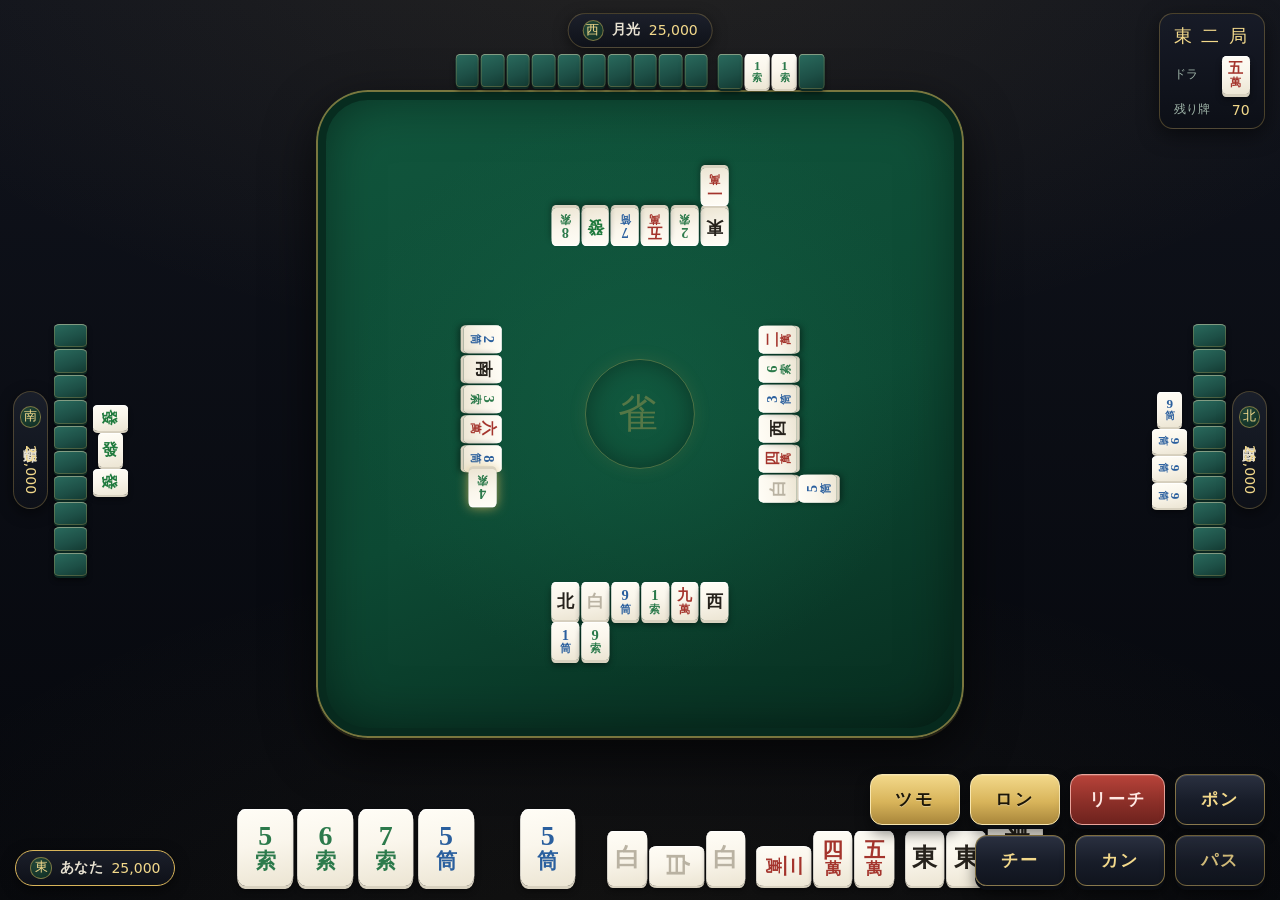
<file: table_ui_demo.html>
<!DOCTYPE html>
<html lang="ja">
<head>
<meta charset="UTF-8">
<meta name="viewport" content="width=device-width, initial-scale=1.0, viewport-fit=cover">
<title>雀 -JAN- 対局画面UIデモ</title>
<style>
/* ============================================================
   雀卓UIデモ「夜の和風カジノ」
   ------------------------------------------------------------
   ● このファイルは「見た目だけ」のデモです（麻雀ロジックなし）
   ● 色やサイズは下の :root の変数を書き換えるだけで一括変更できます
   ● 牌のデータは <script> 内の DEMO_DATA を書き換えると表示が変わります
   ============================================================ */

/* ---------- ① デザイン変数（ここを触ると全体の色が変わる） ---------- */
:root {
  /* 背景まわり */
  --bg-top:      #10131c;   /* 画面上部の背景色 */
  --bg-bottom:   #05070c;   /* 画面下部の背景色 */

  /* 金色（高級感の要）。少し落ち着いたシャンパンゴールド */
  --gold:        #d8b45a;
  --gold-bright: #f3d98b;
  --gold-dim:    rgba(216, 180, 90, 0.35);

  /* 雀卓の緑 */
  --felt:        #0d4a34;   /* 卓の基本色 */
  --felt-light:  #14634682; /* 卓の中央のハイライト */
  --felt-edge:   #072b1e;   /* 卓のフチの暗い緑 */

  /* 牌 */
  --tile-face:   #faf6ec;   /* 牌の表面（象牙色） */
  --tile-side:   #d9d2c0;   /* 牌の側面 */
  --tile-back:   #1d4f46;   /* 相手の牌の背面色 */

  /* 牌の文字色 */
  --ink-man:     #a4342c;   /* 萬子（赤茶） */
  --ink-pin:     #2a5f9e;   /* 筒子（藍） */
  --ink-sou:     #2c7a4b;   /* 索子（緑） */
  --ink-honor:   #26221c;   /* 字牌（墨色） */
  --ink-chun:    #c03028;   /* 中（赤） */
  --ink-hatsu:   #1f7a3d;   /* 發（緑） */

  /* 手牌の牌サイズ（スマホでも崩れないよう clamp で可変） */
  --hand-tile-w: clamp(34px, 6.2vmin, 56px);
  --hand-tile-h: calc(var(--hand-tile-w) * 1.38);

  /* 捨て牌の牌サイズ（小さめ） */
  --disc-tile-w: clamp(17px, 3.1vmin, 30px);
  --disc-tile-h: calc(var(--disc-tile-w) * 1.36);

  /* 相手の伏せ牌サイズ */
  --back-tile-w: clamp(14px, 2.6vmin, 26px);
  --back-tile-h: calc(var(--back-tile-w) * 1.4);
}

/* ---------- ② 全体レイアウト ---------- */
* { margin: 0; padding: 0; box-sizing: border-box; }

html, body {
  width: 100%;
  height: 100%;
  overflow: hidden;              /* ゲーム画面なのでスクロールさせない */
  font-family: "Hiragino Kaku Gothic ProN", "Yu Gothic", system-ui, sans-serif;
  color: #e8e2d2;
  background:
    /* 上品な金のヴィネット（四隅がほんのり金色に光る） */
    radial-gradient(120% 90% at 50% -10%, rgba(216,180,90,0.10), transparent 55%),
    radial-gradient(120% 90% at 50% 110%, rgba(216,180,90,0.07), transparent 55%),
    linear-gradient(180deg, var(--bg-top), var(--bg-bottom));
  user-select: none;
  -webkit-user-select: none;
}

/* ゲーム全体を包むコンテナ（この中に絶対配置で各パーツを置く） */
.game {
  position: relative;
  width: 100%;
  height: 100%;
  /* iPhoneのノッチ・ホームバーを避ける余白 */
  padding: env(safe-area-inset-top) env(safe-area-inset-right)
           env(safe-area-inset-bottom) env(safe-area-inset-left);
}

/* ============================================================
   ③ 雀卓（画面中央）
   ============================================================ */
.table-wrap {
  position: absolute;
  left: 50%;
  top: 46%;                          /* 手牌ぶん少し上に寄せる */
  transform: translate(-50%, -50%);
  /* 正方形に近い卓。縦横どちらにも収まるよう vmin ベース */
  width: min(72vmin, 86vw);
  height: min(72vmin, 86vw);
}

/* 卓の本体。多層の影＋グラデーションで立体感を出す */
.table {
  position: absolute;
  inset: 0;
  border-radius: 8%;
  background:
    /* 中央がふわっと明るいフェルト */
    radial-gradient(60% 60% at 50% 46%, var(--felt-light), transparent 75%),
    linear-gradient(160deg, #11563d, var(--felt) 55%, var(--felt-edge));
  box-shadow:
    inset 0 0 0 2px rgba(216,180,90,0.55),        /* 内側の金ライン */
    inset 0 0 0 10px rgba(7, 43, 30, 0.9),        /* 金ラインの外の木枠風 */
    inset 0 0 60px rgba(0,0,0,0.55),              /* フェルトの落ち込み */
    0 18px 50px rgba(0,0,0,0.65),                 /* 卓自体の影（浮遊感） */
    0 2px 0 rgba(216,180,90,0.25);                /* フチの金の反射 */
}

/* 卓の中央エンブレム（雀の文字＋金の輪） */
.table-emblem {
  position: absolute;
  left: 50%; top: 50%;
  transform: translate(-50%, -50%);
  width: 17%;
  aspect-ratio: 1;
  border-radius: 50%;
  display: grid;
  place-items: center;
  font-family: "Hiragino Mincho ProN", "Yu Mincho", serif;
  font-size: clamp(18px, 4.4vmin, 42px);
  color: var(--gold-dim);
  border: 1px solid rgba(216,180,90,0.30);
  box-shadow: inset 0 0 24px rgba(0,0,0,0.35), 0 0 18px rgba(216,180,90,0.10);
  letter-spacing: 0.1em;
  pointer-events: none;
}

/* ---------- 捨て牌ゾーン（卓の中に4方向） ---------- */
/* 6枚 × 3段 のグリッド。各プレイヤーの捨て牌が並ぶ */
.discards {
  position: absolute;
  display: grid;
  grid-template-columns: repeat(6, var(--disc-tile-w));
  gap: 2px;
  justify-content: center;
}
.discards.bottom { left: 50%; bottom: 12%; transform: translateX(-50%); }
.discards.top    { left: 50%; top: 12%;    transform: translateX(-50%) rotate(180deg); }
.discards.left   { left: 12%; top: 50%;    transform: translate(-0%, -50%) rotate(90deg);  transform-origin: center; }
.discards.right  { right: 12%; top: 50%;   transform: translate(0%, -50%) rotate(-90deg); transform-origin: center; }

/* ============================================================
   ④ 牌の見た目（本物っぽさの核心部分）
   ============================================================ */
/* 牌1枚の共通スタイル。上面（象牙）＋側面（下の厚み）＋影 */
.tile {
  position: relative;
  width: var(--disc-tile-w);
  height: var(--disc-tile-h);
  border-radius: 14%;
  background: linear-gradient(170deg, #fffdf6 0%, var(--tile-face) 45%, #ece5d3 100%);
  /* 下側に牌の「厚み」と接地影を重ねる */
  box-shadow:
    inset 0 1px 1px rgba(255,255,255,0.9),        /* 上面のハイライト */
    0 3px 0 var(--tile-side),                      /* 牌の厚み */
    0 5px 6px rgba(0,0,0,0.45);                    /* 接地影 */
  display: grid;
  place-items: center;
  font-family: "Hiragino Mincho ProN", "Yu Mincho", serif;
  font-weight: 700;
  line-height: 1;
}

/* 牌の中の文字（数字＋種類を縦に重ねる）
   t-inner は文字をまとめる箱。横向き牌のときはこの箱ごと回転させる */
.tile .t-inner {
  display: flex;
  flex-direction: column;
  align-items: center;
  justify-content: center;
}
.tile .t-num  { font-size: calc(var(--disc-tile-w) * 0.52); }
.tile .t-suit { font-size: calc(var(--disc-tile-w) * 0.40); margin-top: 1px; }

/* 種類ごとの文字色 */
.tile.man   { color: var(--ink-man); }
.tile.pin   { color: var(--ink-pin); }
.tile.sou   { color: var(--ink-sou); }
.tile.wind  { color: var(--ink-honor); }
.tile.haku  { color: #b9b2a2; }      /* 白：うっすら枠だけ見せる */
.tile.hatsu { color: var(--ink-hatsu); }
.tile.chun  { color: var(--ink-chun); }

/* 字牌は1文字を大きく */
.tile.wind .t-num, .tile.haku .t-num, .tile.hatsu .t-num, .tile.chun .t-num {
  font-size: calc(var(--disc-tile-w) * 0.62);
}

/* リーチ宣言牌（横向きの捨て牌）。金の光をまとわせる */
.tile.riichi-tile {
  transform: rotate(90deg);
  box-shadow:
    inset 0 1px 1px rgba(255,255,255,0.9),
    0 3px 0 var(--tile-side),
    0 0 12px rgba(216,180,90,0.8);
}

/* ---------- 自分の手牌用（大きい牌） ---------- */
.hand .tile {
  width: var(--hand-tile-w);
  height: var(--hand-tile-h);
  cursor: pointer;
  transition: transform 0.14s ease, box-shadow 0.14s ease;
}
.hand .tile .t-num  { font-size: calc(var(--hand-tile-w) * 0.50); }
.hand .tile .t-suit { font-size: calc(var(--hand-tile-w) * 0.38); }
.hand .tile.wind .t-num, .hand .tile.haku .t-num,
.hand .tile.hatsu .t-num, .hand .tile.chun .t-num {
  font-size: calc(var(--hand-tile-w) * 0.60);
}

/* 手牌にマウスを乗せると少し浮く（タップ可能感） */
.hand .tile:hover { transform: translateY(-8px); }

/* 選択中の牌：大きく浮き上がり＋金の強い発光＋点滅する▼マーカー
   （ひと目で「今この牌を選んでいる」と分かる見た目にする） */
.hand .tile.selected {
  transform: translateY(-20px) scale(1.12);   /* 大きく浮かせて少し拡大 */
  z-index: 2;                                  /* 隣の牌より手前に */
  background: linear-gradient(170deg, #fffef9 0%, #fdf8e8 45%, #f3ecd6 100%);  /* 表面も明るく */
  box-shadow:
    inset 0 1px 1px rgba(255,255,255,0.9),
    0 3px 0 var(--tile-side),
    0 0 0 3px var(--gold-bright),              /* 太い金縁 */
    0 0 22px rgba(243,217,139,0.95),           /* 強い金の光 */
    0 14px 18px rgba(0,0,0,0.5);               /* 浮いたぶんの落ち影 */
  animation: selectedPulse 1.1s ease-in-out infinite;
}

/* 選択牌の光がゆっくり脈打つ */
@keyframes selectedPulse {
  0%, 100% { box-shadow:
    inset 0 1px 1px rgba(255,255,255,0.9),
    0 3px 0 var(--tile-side),
    0 0 0 3px var(--gold-bright),
    0 0 14px rgba(243,217,139,0.6),
    0 14px 18px rgba(0,0,0,0.5); }
  50% { box-shadow:
    inset 0 1px 1px rgba(255,255,255,0.9),
    0 3px 0 var(--tile-side),
    0 0 0 3px var(--gold-bright),
    0 0 30px rgba(243,217,139,1),
    0 14px 18px rgba(0,0,0,0.5); }
}

/* 選択牌の真上に出る「▼」マーカー（ぴょこぴょこ跳ねる） */
.hand .tile.selected::after {
  content: '▼';
  position: absolute;
  left: 50%;
  top: calc(-0.9em - 6px);
  transform: translateX(-50%);
  font-size: calc(var(--hand-tile-w) * 0.42);
  color: var(--gold-bright);
  text-shadow: 0 0 8px rgba(243,217,139,0.9), 0 2px 4px rgba(0,0,0,0.6);
  animation: markerBounce 0.7s ease-in-out infinite;
  pointer-events: none;
}
@keyframes markerBounce {
  0%, 100% { transform: translateX(-50%) translateY(0); }
  50%      { transform: translateX(-50%) translateY(-5px); }
}

/* ---------- 相手の伏せ牌（背面） ---------- */
.tile-back {
  width: var(--back-tile-w);
  height: var(--back-tile-h);
  border-radius: 16%;
  background:
    linear-gradient(160deg, #2a6b5e, var(--tile-back) 60%, #123830);
  box-shadow:
    inset 0 1px 0 rgba(255,255,255,0.25),
    inset 0 0 0 1px rgba(216,180,90,0.28),   /* 背面の金の縁取り */
    0 2px 0 #0c2822,
    0 4px 5px rgba(0,0,0,0.5);
}

/* ============================================================
   ⑤ プレイヤー表示（4人ぶん）
   ============================================================ */
/* 名前と点数のプレート（共通） */
.nameplate {
  display: flex;
  align-items: center;
  gap: 8px;
  padding: 6px 14px;
  border-radius: 999px;
  background: linear-gradient(180deg, rgba(28,32,44,0.92), rgba(14,17,25,0.92));
  border: 1px solid rgba(216,180,90,0.28);
  box-shadow: 0 4px 14px rgba(0,0,0,0.5);
  font-size: clamp(11px, 1.9vmin, 14px);
  white-space: nowrap;
}
.nameplate .wind-badge {
  display: grid;
  place-items: center;
  width: 1.7em; height: 1.7em;
  border-radius: 50%;
  background: radial-gradient(circle at 35% 30%, #23483a, #0d2b21);
  border: 1px solid rgba(216,180,90,0.5);
  font-family: "Hiragino Mincho ProN", serif;
  color: var(--gold-bright);
  font-size: 0.9em;
}
.nameplate .p-name  { font-weight: 700; letter-spacing: 0.04em; }
.nameplate .p-score { color: var(--gold-bright); font-variant-numeric: tabular-nums; }

/* ▼手番中プレイヤーのプレートは金色に呼吸するように光る */
.nameplate.active {
  border-color: var(--gold);
  animation: turnGlow 1.8s ease-in-out infinite;
}
@keyframes turnGlow {
  0%, 100% { box-shadow: 0 4px 14px rgba(0,0,0,0.5), 0 0 10px rgba(216,180,90,0.35); }
  50%      { box-shadow: 0 4px 14px rgba(0,0,0,0.5), 0 0 26px rgba(216,180,90,0.85); }
}

/* --- 対面（上） --- */
.seat-top {
  position: absolute;
  top: 1.4%;
  left: 50%;
  transform: translateX(-50%);
  display: flex;
  flex-direction: column;
  align-items: center;
  gap: 6px;
  z-index: 3;
}
.seat-top .backs { display: flex; gap: 2px; }

/* --- 左プレイヤー --- */
.seat-left {
  position: absolute;
  left: 1%;
  top: 50%;
  transform: translateY(-50%);
  display: flex;
  align-items: center;
  gap: 6px;
  z-index: 3;
}
.seat-left .backs {
  display: flex;
  flex-direction: column;
  gap: 2px;
}
/* 縦持ちの牌に見えるよう横長にする */
.seat-left .tile-back, .seat-right .tile-back {
  width: var(--back-tile-h);
  height: var(--back-tile-w);
}
.seat-left .nameplate {
  writing-mode: vertical-rl;      /* 名前プレートを縦書きに */
  padding: 14px 6px;
}
.seat-left .nameplate .wind-badge { writing-mode: horizontal-tb; }

/* --- 右プレイヤー --- */
.seat-right {
  position: absolute;
  right: 1%;
  top: 50%;
  transform: translateY(-50%);
  display: flex;
  flex-direction: row-reverse;
  align-items: center;
  gap: 6px;
  z-index: 3;
}
.seat-right .backs { display: flex; flex-direction: column; gap: 2px; }
.seat-right .nameplate {
  writing-mode: vertical-rl;
  padding: 14px 6px;
}
.seat-right .nameplate .wind-badge { writing-mode: horizontal-tb; }

/* ============================================================
   ⑥ 自分の手牌（画面下）
   ============================================================ */
.my-area {
  position: absolute;
  left: 50%;
  bottom: calc(1.6% + env(safe-area-inset-bottom));
  transform: translateX(-50%);
  display: flex;
  align-items: flex-end;
  gap: clamp(6px, 1.6vmin, 14px);
  z-index: 5;
}
.hand { display: flex; gap: clamp(2px, 0.5vmin, 5px); }

/* ツモってきた牌は1枚だけ右に離して置く（麻雀の慣習） */
.drawn-gap { width: clamp(8px, 2vmin, 18px); }

/* ============================================================
   ⑥b 副露（フーロ）エリア＝鳴いた牌の表示
   ------------------------------------------------------------
   ● --tw / --th … 副露牌1枚の幅と高さ。エリアごとに変えられる
   ● .lying      … 横向きに寝かせた牌（＝鳴いて取得した牌）
   ● .facedown   … 伏せ牌（暗槓の両端で使用）
   ● .kakan-slot … 加槓用。横向き牌を2枚重ねるスロット
   ============================================================ */

/* --- 副露エリアの共通設定 --- */
.melds {
  display: flex;
  align-items: flex-end;
}

/* 自分の副露（手牌の右側・手牌よりひとまわり小さい） */
.melds.me {
  --tw: clamp(24px, 4.4vmin, 42px);
  --th: calc(var(--tw) * 1.38);
  gap: clamp(6px, 1.2vmin, 12px);
  margin-left: clamp(8px, 2vmin, 20px);
}

/* 対面の副露（伏せ牌の横・小さめ） */
.melds.opp-top {
  --tw: clamp(15px, 2.8vmin, 26px);
  --th: calc(var(--tw) * 1.38);
  gap: 6px;
}

/* 左右プレイヤーの副露（縦積み・小さめ） */
.melds.opp-side {
  --tw: clamp(15px, 2.8vmin, 26px);
  --th: calc(var(--tw) * 1.38);
  flex-direction: column;
  align-items: center;
  gap: 8px;
}

/* 対面の「伏せ牌＋副露」を横に並べるための行 */
.seat-top .top-hand-row {
  display: flex;
  align-items: flex-start;
  gap: 10px;
}

/* --- 副露1セット（ポン・チーなど） --- */
.meld {
  display: flex;
  align-items: flex-end;
  gap: 2px;
}
/* 縦向きの副露（左右プレイヤー用）。牌を縦に積む */
.meld.v {
  flex-direction: column;
  align-items: center;
}

/* --- 副露エリア内の牌サイズ --- */
.melds .tile {
  width: var(--tw);
  height: var(--th);
  cursor: default;
  /* 手牌より小さいので厚み・影も控えめにする */
  box-shadow:
    inset 0 1px 1px rgba(255,255,255,0.9),
    0 2px 0 var(--tile-side),
    0 4px 5px rgba(0,0,0,0.45);
}
.melds .t-num  { font-size: calc(var(--tw) * 0.52); }
.melds .t-suit { font-size: calc(var(--tw) * 0.40); }
.melds .tile.wind .t-num, .melds .tile.haku .t-num,
.melds .tile.hatsu .t-num, .melds .tile.chun .t-num {
  font-size: calc(var(--tw) * 0.62);
}

/* --- 横向きの牌（＝鳴いて取得した牌） ---
   幅と高さを入れ替えた「寝ている牌」を作り、
   中の文字だけ90度回転させる（レイアウトが崩れない方式） */
.melds .tile.lying {
  width: var(--th);
  height: var(--tw);
}
.melds .tile.lying .t-inner {
  position: absolute;
  left: 50%;
  top: 50%;
  width: var(--tw);
  height: var(--th);
  transform: translate(-50%, -50%) rotate(90deg);
}

/* --- 伏せ牌（暗槓の両端） --- */
.melds .tile.facedown {
  background: linear-gradient(160deg, #2a6b5e, var(--tile-back) 60%, #123830);
  box-shadow:
    inset 0 1px 0 rgba(255,255,255,0.25),
    inset 0 0 0 1px rgba(216,180,90,0.28),
    0 2px 0 #0c2822,
    0 4px 5px rgba(0,0,0,0.5);
}
.melds .tile.facedown .t-inner { display: none; }   /* 伏せ牌は文字を見せない */

/* --- 加槓スロット（横向き牌を2枚上下に重ねる） ---
   下＝ポンで鳴いた牌／上＝あとから加えた4枚目
   上の牌を少し浮かせて「積んだ」感を出す */
.kakan-slot {
  position: relative;
  width: var(--th);              /* 横向き牌の幅ぶん確保 */
  height: var(--th);
}
.kakan-slot .tile.lying {
  position: absolute;
  left: 50%;
  transform: translateX(-50%);
}
.kakan-slot .tile.lying:first-child { bottom: 0; }
.kakan-slot .tile.lying:last-child  {
  bottom: calc(var(--tw) * 0.78);   /* 少し重ねて上にずらす */
  z-index: 1;
}

/* 縦向きの副露で加槓が出た場合（左右プレイヤー用）：
   縦積みの列に対して、立てた牌を2枚左右に重ねる */
.meld.v .kakan-slot {
  width: calc(var(--tw) * 1.75);
  height: var(--th);
}
.meld.v .kakan-slot .tile {
  position: absolute;
  top: 50%;
  transform: translateY(-50%);
}
.meld.v .kakan-slot .tile:first-child { left: 0; }
.meld.v .kakan-slot .tile:last-child  { left: calc(var(--tw) * 0.75); z-index: 1; }

/* ============================================================
   ⑦ HUD（画面の四隅の情報）
   ============================================================ */
/* --- 右上：局情報・ドラ・残り牌数 --- */
.hud-info {
  position: absolute;
  top: calc(1.4% + env(safe-area-inset-top));
  right: calc(1.2% + env(safe-area-inset-right));
  display: flex;
  flex-direction: column;
  gap: 8px;
  padding: 10px 14px;
  border-radius: 14px;
  background: linear-gradient(180deg, rgba(24,28,40,0.92), rgba(12,15,22,0.92));
  border: 1px solid rgba(216,180,90,0.30);
  box-shadow: 0 6px 20px rgba(0,0,0,0.5);
  z-index: 6;
  font-size: clamp(11px, 1.9vmin, 14px);
}
.hud-info .round {
  font-family: "Hiragino Mincho ProN", serif;
  font-size: 1.25em;
  color: var(--gold-bright);
  letter-spacing: 0.15em;
  text-align: center;
}
.hud-info .row {
  display: flex;
  align-items: center;
  gap: 8px;
  justify-content: space-between;
}
.hud-info .label { color: #9fb4a8; font-size: 0.85em; }
.hud-info .dora-tiles { display: flex; gap: 3px; }
.hud-info .wall-count { color: var(--gold-bright); font-variant-numeric: tabular-nums; }

/* --- 左下：自分の情報 --- */
.hud-me {
  position: absolute;
  left: calc(1.2% + env(safe-area-inset-left));
  bottom: calc(1.6% + env(safe-area-inset-bottom));
  z-index: 6;
}

/* ============================================================
   ⑧ 操作ボタン（右下）
   ============================================================ */
.actions {
  position: absolute;
  right: calc(1.2% + env(safe-area-inset-right));
  bottom: calc(1.6% + env(safe-area-inset-bottom));
  display: flex;
  flex-wrap: wrap;               /* 画面が狭いときは自動で2段に折り返す */
  justify-content: flex-end;
  gap: clamp(6px, 1.2vmin, 10px);
  max-width: min(46vw, 420px);
  z-index: 7;
}

/* ボタン共通。押せる感を最優先（立体・ハイライト・押し込み） */
.btn {
  min-width: clamp(58px, 10vmin, 92px);
  padding: clamp(8px, 1.6vmin, 13px) clamp(10px, 2vmin, 18px);
  border: 1px solid rgba(216,180,90,0.55);
  border-radius: 12px;
  font-family: inherit;
  font-size: clamp(13px, 2.2vmin, 17px);
  font-weight: 800;
  letter-spacing: 0.12em;
  color: var(--gold-bright);
  background: linear-gradient(180deg, #2a3040, #171c28 55%, #10141d);
  box-shadow:
    inset 0 1px 0 rgba(255,255,255,0.14),   /* 上面ハイライト */
    0 4px 0 #090c12,                          /* ボタンの厚み */
    0 8px 14px rgba(0,0,0,0.5);
  cursor: pointer;
  transition: transform 0.1s ease, box-shadow 0.15s ease, filter 0.15s ease;
}

/* ホバーで金色に光る */
.btn:hover {
  filter: brightness(1.15);
  box-shadow:
    inset 0 1px 0 rgba(255,255,255,0.2),
    0 4px 0 #090c12,
    0 0 18px rgba(216,180,90,0.55),
    0 8px 14px rgba(0,0,0,0.5);
}

/* 押した瞬間は沈み込む */
.btn:active {
  transform: translateY(3px);
  box-shadow:
    inset 0 1px 0 rgba(255,255,255,0.1),
    0 1px 0 #090c12,
    0 3px 8px rgba(0,0,0,0.5);
}

/* アガリ系（ツモ・ロン）は金色で最重要感を出す */
.btn.primary {
  color: #1c1608;
  background: linear-gradient(180deg, var(--gold-bright), var(--gold) 55%, #a8863b);
  border-color: #f7e6b0;
  text-shadow: 0 1px 0 rgba(255,255,255,0.35);
}
.btn.primary:hover {
  box-shadow:
    inset 0 1px 0 rgba(255,255,255,0.4),
    0 4px 0 #6d5a26,
    0 0 26px rgba(243,217,139,0.8),
    0 8px 14px rgba(0,0,0,0.5);
}
.btn.primary:active { transform: translateY(3px); }

/* リーチは赤系の差し色（和風カジノの緋色） */
.btn.riichi {
  color: #ffe9e4;
  background: linear-gradient(180deg, #b8433a, #8c2f28 55%, #6d221d);
  border-color: #e9a49b;
}

/* パスは控えめに */
.btn.pass { opacity: 0.85; }

/* ============================================================
   ⑨ トースト（ボタンを押したときの演出。デモ用）
   ============================================================ */
.toast {
  position: absolute;
  left: 50%;
  top: 38%;
  transform: translate(-50%, -50%) scale(0.8);
  padding: 14px 42px;
  border-radius: 14px;
  font-family: "Hiragino Mincho ProN", serif;
  font-size: clamp(26px, 6vmin, 52px);
  font-weight: 800;
  letter-spacing: 0.25em;
  color: var(--gold-bright);
  background: rgba(10, 12, 18, 0.88);
  border: 1px solid var(--gold);
  box-shadow: 0 0 40px rgba(216,180,90,0.5), 0 10px 40px rgba(0,0,0,0.7);
  opacity: 0;
  pointer-events: none;
  z-index: 20;
  transition: opacity 0.18s ease, transform 0.18s ease;
}
.toast.show {
  opacity: 1;
  transform: translate(-50%, -50%) scale(1);
}

/* ============================================================
   ⑩ レスポンシブ調整（スマホ縦持ちなど）
   ============================================================ */
@media (max-width: 640px) {
  /* 卓を少し上に・小さめにして手牌とボタンの場所を確保 */
  .table-wrap { top: 42%; width: min(66vmin, 94vw); height: min(66vmin, 94vw); }

  /* 左右プレイヤーの伏せ牌は減らして名前だけ目立たせる */
  .seat-left .backs .tile-back:nth-child(n+8),
  .seat-right .backs .tile-back:nth-child(n+8) { display: none; }

  /* 操作ボタンは画面幅いっぱい使って折り返す */
  .actions { max-width: 60vw; }

  /* HUDを少しコンパクトに */
  .hud-info { padding: 8px 10px; }

  /* 副露牌も小さくして手牌スペースを守る */
  .melds.me { --tw: clamp(17px, 4.4vw, 26px); margin-left: 6px; gap: 5px; }
  .melds.opp-top, .melds.opp-side { --tw: clamp(12px, 2.4vmin, 20px); }
  .seat-top .top-hand-row { gap: 6px; }
}

/* 横幅がかなり狭い端末ではさらに縮める */
@media (max-width: 400px) {
  :root {
    --hand-tile-w: clamp(26px, 6.8vw, 34px);
  }
  .actions .btn { min-width: 52px; }
}
</style>
</head>
<body>

<div class="game" id="game">

  <!-- ==================== 雀卓（中央） ==================== -->
  <div class="table-wrap">
    <div class="table"></div>
    <div class="table-emblem">雀</div>

    <!-- 捨て牌（4方向）。中身はJSがDEMO_DATAから生成する -->
    <div class="discards bottom" id="discBottom"></div>
    <div class="discards top"    id="discTop"></div>
    <div class="discards left"   id="discLeft"></div>
    <div class="discards right"  id="discRight"></div>
  </div>

  <!-- ==================== 対面プレイヤー（上） ==================== -->
  <div class="seat-top">
    <div class="nameplate" id="npTop">
      <span class="wind-badge">西</span>
      <span class="p-name">月光</span>
      <span class="p-score">25,000</span>
    </div>
    <!-- 伏せ牌と副露を横並びにする行 -->
    <div class="top-hand-row">
      <div class="backs" id="backsTop"></div>
      <div class="melds opp-top" id="meldsTop"></div>
    </div>
  </div>

  <!-- ==================== 左プレイヤー ==================== -->
  <div class="seat-left">
    <div class="nameplate" id="npLeft">
      <span class="wind-badge">南</span>
      <span class="p-name">胡蝶</span>
      <span class="p-score">25,000</span>
    </div>
    <div class="backs" id="backsLeft"></div>
    <div class="melds opp-side" id="meldsLeft"></div>   <!-- 左プレイヤーの副露 -->
  </div>

  <!-- ==================== 右プレイヤー ==================== -->
  <div class="seat-right">
    <div class="nameplate" id="npRight">
      <span class="wind-badge">北</span>
      <span class="p-name">白露</span>
      <span class="p-score">25,000</span>
    </div>
    <div class="backs" id="backsRight"></div>
    <div class="melds opp-side" id="meldsRight"></div>  <!-- 右プレイヤーの副露 -->
  </div>

  <!-- ==================== 右上HUD：局情報・ドラ・残り牌 ==================== -->
  <div class="hud-info">
    <div class="round">東 二 局</div>
    <div class="row">
      <span class="label">ドラ</span>
      <span class="dora-tiles" id="doraTiles"></span>
    </div>
    <div class="row">
      <span class="label">残り牌</span>
      <span class="wall-count" id="wallCount">70</span>
    </div>
  </div>

  <!-- ==================== 左下HUD：自分の情報 ==================== -->
  <div class="hud-me">
    <div class="nameplate active" id="npMe">
      <span class="wind-badge">東</span>
      <span class="p-name">あなた</span>
      <span class="p-score">25,000</span>
    </div>
  </div>

  <!-- ==================== 自分の手牌（下） ==================== -->
  <div class="my-area">
    <div class="hand" id="myHand"></div>
    <div class="drawn-gap"></div>
    <div class="hand" id="myDrawn"></div>  <!-- ツモ牌（1枚） -->
    <div class="melds me" id="meldsMe"></div>  <!-- 自分の副露（鳴いたセット） -->
  </div>

  <!-- ==================== 操作ボタン（右下） ==================== -->
  <div class="actions" id="actions">
    <!-- data-label はトースト表示用の文字 -->
    <button class="btn primary" data-label="ツモ">ツモ</button>
    <button class="btn primary" data-label="ロン">ロン</button>
    <button class="btn riichi"  data-label="リーチ">リーチ</button>
    <button class="btn" data-label="ポン">ポン</button>
    <button class="btn" data-label="チー">チー</button>
    <button class="btn" data-label="カン">カン</button>
    <button class="btn pass" data-label="パス">パス</button>
  </div>

  <!-- ==================== 発声トースト（演出用） ==================== -->
  <div class="toast" id="toast">ロン</div>

</div>

<script>
/* ============================================================
   デモ用スクリプト
   ------------------------------------------------------------
   ● 麻雀ロジックはありません。「表示するだけ」です。
   ● 手牌・捨て牌を変えたいときは、下の DEMO_DATA を書き換えて
     ブラウザをリロードしてください。
   ============================================================ */

/* ---------- ① 牌データの書き方 ----------
   1枚の牌は { s: 種類, n: 数字 } で表します。
     s: 'man'=萬子  'pin'=筒子  'sou'=索子
        'wind'=風牌(n: 1東 2南 3西 4北)
        'dragon'=三元牌(n: 1白 2發 3中)
   例: {s:'man', n:3} → 三萬
--------------------------------------------- */
const DEMO_DATA = {
  /* 自分の手牌
     ※3回鳴いている想定なので手牌は4枚（13 - 3×3 = 4枚） */
  myHand: [
    {s:'sou',n:5},{s:'sou',n:6},{s:'sou',n:7},
    {s:'pin',n:5},
  ],
  /* ツモってきた牌（1枚） */
  myDrawn: {s:'pin',n:5},

  /* 各プレイヤーの捨て牌（riichi:true を付けるとその牌が横向きに光る） */
  discards: {
    bottom: [   /* 自分 */
      {s:'wind',n:4},{s:'dragon',n:1},{s:'pin',n:9},{s:'sou',n:1},
      {s:'man',n:9},{s:'wind',n:3},{s:'pin',n:1},{s:'sou',n:9},
    ],
    top: [      /* 対面 */
      {s:'wind',n:1},{s:'sou',n:2},{s:'man',n:5},{s:'pin',n:7},
      {s:'dragon',n:2},{s:'sou',n:8},{s:'man',n:1},
    ],
    left: [     /* 左 */
      {s:'pin',n:2},{s:'wind',n:2},{s:'sou',n:3},{s:'man',n:6},
      {s:'pin',n:8},{s:'sou',n:4, riichi:true},   /* ←リーチ宣言牌の例 */
    ],
    right: [    /* 右 */
      {s:'dragon',n:1},{s:'man',n:4},{s:'wind',n:3},{s:'pin',n:3},
      {s:'sou',n:6},{s:'man',n:2},{s:'pin',n:5},
    ],
  },

  /* ドラ表示牌 */
  dora: [{s:'man',n:5}],

  /* 相手の手牌の枚数（伏せ牌の数）
     ※全員1回ずつ鳴いている想定で10枚 */
  backCounts: { top: 10, left: 10, right: 10 },
};

/* ---------- ①b 副露（鳴き）データの書き方 ----------
   1セット = { type, tiles, from, calledIdx }

   type  : 鳴きの種類
     'pon'    = ポン   （3枚。鳴いた牌だけ横向き）
     'chi'    = チー   （3枚。取った牌だけ横向き）
     'minkan' = 明槓   （4枚。鳴いた牌だけ横向き）
     'ankan'  = 暗槓   （4枚。両端が伏せ牌・中央2枚が表）
     'kakan'  = 加槓   （4枚。ポンの横向き牌の上に4枚目を重ねる）

   tiles : セットの牌（ポン=3枚 / 槓=4枚）

   from  : 誰の捨て牌を鳴いたか → 横向き牌の位置が変わる
     'left'  = 上家（左）  → 左端が横向き
     'top'   = 対面        → 真ん中が横向き
     'right' = 下家（右）  → 右端が横向き
     （暗槓は自分の牌だけなので from 不要）

   calledIdx : tiles の何番目を「鳴いた牌」にするか（省略時は0）
               チーでどの牌を取ったか示すときに使う

   ※新しい鳴きの種類を増やしたいときは、
     meldHtml() に type の分岐を1つ追加するだけでOK
--------------------------------------------- */
const MELD_DATA = {
  /* 自分：ポン（白）／チー（三四五萬・三萬を取得）／加槓（東） */
  me: [
    { type:'pon',   tiles:[{s:'dragon',n:1},{s:'dragon',n:1},{s:'dragon',n:1}], from:'top' },
    { type:'chi',   tiles:[{s:'man',n:3},{s:'man',n:4},{s:'man',n:5}], from:'left', calledIdx:0 },
    { type:'kakan', tiles:[{s:'wind',n:1},{s:'wind',n:1},{s:'wind',n:1},{s:'wind',n:1}], from:'right' },
  ],
  /* 左プレイヤー：ポン（發） */
  left: [
    { type:'pon', tiles:[{s:'dragon',n:2},{s:'dragon',n:2},{s:'dragon',n:2}], from:'top' },
  ],
  /* 右プレイヤー：明槓（九筒） */
  right: [
    { type:'minkan', tiles:[{s:'pin',n:9},{s:'pin',n:9},{s:'pin',n:9},{s:'pin',n:9}], from:'left' },
  ],
  /* 対面プレイヤー：暗槓（一索） */
  top: [
    { type:'ankan', tiles:[{s:'sou',n:1},{s:'sou',n:1},{s:'sou',n:1},{s:'sou',n:1}] },
  ],
};

/* ---------- ② 牌1枚をHTMLにする関数 ---------- */
const NUM_KANJI = ['', '一','二','三','四','五','六','七','八','九'];
const WIND_KANJI = ['', '東','南','西','北'];
const DRAGON_KANJI = ['', '白','發','中'];

/* opts（省略可）:
     lying:true    → 横向きの牌にする（鳴いた牌）
     facedown:true → 伏せ牌にする（暗槓の両端） */
function tileHtml(t, opts) {
  opts = opts || {};
  let cls = '', num = '', suit = '';
  if (t.s === 'man')    { cls = 'man'; num = NUM_KANJI[t.n]; suit = '萬'; }
  if (t.s === 'pin')    { cls = 'pin'; num = t.n;            suit = '筒'; }
  if (t.s === 'sou')    { cls = 'sou'; num = t.n;            suit = '索'; }
  if (t.s === 'wind')   { cls = 'wind'; num = WIND_KANJI[t.n]; }
  if (t.s === 'dragon') {
    cls = ['','haku','hatsu','chun'][t.n];
    num = DRAGON_KANJI[t.n];
  }
  if (t.riichi)       cls += ' riichi-tile';
  if (opts.lying)     cls += ' lying';
  if (opts.facedown)  cls += ' facedown';

  return '<div class="tile ' + cls + '">' +
           '<div class="t-inner">' +
             '<span class="t-num">' + num + '</span>' +
             (suit ? '<span class="t-suit">' + suit + '</span>' : '') +
           '</div>' +
         '</div>';
}

/* ---------- ②b 副露1セットをHTMLにする関数 ----------
   orient: 'h' = 横並び（自分・対面用）
           'v' = 縦積み（左右プレイヤー用）
   縦積みのときは通常の牌を寝かせ、鳴いた牌だけ立てることで
   「向きの違い＝鳴いた牌」がどの向きでも成立するようにしている */
const MELD_LABELS = { pon:'ポン', chi:'チー', minkan:'明槓', ankan:'暗槓', kakan:'加槓' };

function meldHtml(meld, orient) {
  const v = orient === 'v';
  const t = meld.tiles;
  let cells;

  if (meld.type === 'ankan') {
    /* 暗槓：両端を伏せ牌にして、中央2枚だけ表向き */
    cells = [
      tileHtml(t[0], { lying: v, facedown: true }),
      tileHtml(t[1], { lying: v }),
      tileHtml(t[2], { lying: v }),
      tileHtml(t[3], { lying: v, facedown: true }),
    ];
  } else {
    /* 鳴いた牌（向きを変える牌）と、それ以外の牌に分ける */
    const calledIdx = meld.calledIdx != null ? meld.calledIdx : 0;
    const called = t[calledIdx];
    let rest = t.filter(function(_, i) { return i !== calledIdx; });

    /* 加槓：4枚目は「重ね表示」用に取り分けておく */
    let added = null;
    if (meld.type === 'kakan') added = rest.pop();

    /* 誰から鳴いたか → 横向き牌を置く位置
       left(上家)=先頭 / top(対面)=2番目 / right(下家)=末尾 */
    const from = meld.from || 'left';
    const pos = from === 'left' ? 0 : from === 'top' ? 1 : rest.length;

    /* 鳴いた牌のセルを作る（加槓は2枚重ねのスロット） */
    let calledCell;
    if (meld.type === 'kakan') {
      calledCell = '<div class="kakan-slot">' +
        tileHtml(called, { lying: !v }) +   /* 下：ポンで鳴いた牌 */
        tileHtml(added,  { lying: !v }) +   /* 上：あとで加えた4枚目 */
      '</div>';
    } else {
      calledCell = tileHtml(called, { lying: !v });
    }

    cells = rest.map(function(x) { return tileHtml(x, { lying: v }); });
    cells.splice(pos, 0, calledCell);
  }

  /* title属性でマウスオーバー時に鳴きの種類が分かる */
  return '<div class="meld ' + meld.type + (v ? ' v' : '') + '" title="' +
         (MELD_LABELS[meld.type] || '') + '">' + cells.join('') + '</div>';
}

/* 副露エリア1つぶん（複数セット）をまとめて描画 */
function renderMelds(id, melds, orient) {
  document.getElementById(id).innerHTML =
    melds.map(function(m) { return meldHtml(m, orient); }).join('');
}

/* ---------- ③ 画面に描画する ---------- */
/* 自分の手牌 */
document.getElementById('myHand').innerHTML =
  DEMO_DATA.myHand.map(t => tileHtml(t)).join('');

/* ツモ牌 */
document.getElementById('myDrawn').innerHTML = tileHtml(DEMO_DATA.myDrawn);

/* 捨て牌（4方向） */
document.getElementById('discBottom').innerHTML = DEMO_DATA.discards.bottom.map(t => tileHtml(t)).join('');
document.getElementById('discTop').innerHTML    = DEMO_DATA.discards.top.map(t => tileHtml(t)).join('');
document.getElementById('discLeft').innerHTML   = DEMO_DATA.discards.left.map(t => tileHtml(t)).join('');
document.getElementById('discRight').innerHTML  = DEMO_DATA.discards.right.map(t => tileHtml(t)).join('');

/* ドラ表示 */
document.getElementById('doraTiles').innerHTML =
  DEMO_DATA.dora.map(t => tileHtml(t)).join('');

/* 相手の伏せ牌 */
function renderBacks(id, count) {
  document.getElementById(id).innerHTML =
    Array.from({length: count}, () => '<div class="tile-back"></div>').join('');
}
renderBacks('backsTop',   DEMO_DATA.backCounts.top);
renderBacks('backsLeft',  DEMO_DATA.backCounts.left);
renderBacks('backsRight', DEMO_DATA.backCounts.right);

/* 副露エリア（自分と対面は横並び、左右プレイヤーは縦積み） */
renderMelds('meldsMe',    MELD_DATA.me,    'h');
renderMelds('meldsTop',   MELD_DATA.top,   'h');
renderMelds('meldsLeft',  MELD_DATA.left,  'v');
renderMelds('meldsRight', MELD_DATA.right, 'v');

/* ---------- ④ 手牌タップで選択（浮き上がる） ---------- */
document.querySelectorAll('#myHand .tile, #myDrawn .tile').forEach(el => {
  el.addEventListener('click', () => {
    /* 他の牌の選択を外して自分だけ選択 */
    document.querySelectorAll('.hand .tile.selected')
      .forEach(s => s.classList.remove('selected'));
    el.classList.add('selected');
  });
});

/* ---------- ⑤ 操作ボタン → 発声トースト表示（デモ演出） ---------- */
const toast = document.getElementById('toast');
let toastTimer = null;
document.querySelectorAll('.actions .btn').forEach(btn => {
  btn.addEventListener('click', () => {
    toast.textContent = btn.dataset.label + '！';
    toast.classList.add('show');
    clearTimeout(toastTimer);
    toastTimer = setTimeout(() => toast.classList.remove('show'), 900);
  });
});

/* ---------- ⑥ 手番が回っていくデモ演出 ----------
   3秒ごとに「光る名前プレート」が 自分→右→対面→左 の順に移動します。
   本実装ではゲームロジックから active を付け替えてください。 */
const turnOrder = ['npMe', 'npRight', 'npTop', 'npLeft'];
let turnIdx = 0;
setInterval(() => {
  document.getElementById(turnOrder[turnIdx]).classList.remove('active');
  turnIdx = (turnIdx + 1) % turnOrder.length;
  document.getElementById(turnOrder[turnIdx]).classList.add('active');
}, 3000);

/* ---------- ⑦ 残り牌数が減っていくデモ演出 ---------- */
let wall = 70;
setInterval(() => {
  wall = wall > 14 ? wall - 1 : 70;   /* 14枚を切ったらリセット */
  document.getElementById('wallCount').textContent = wall;
}, 3000);
</script>

</body>
</html>
</file>
